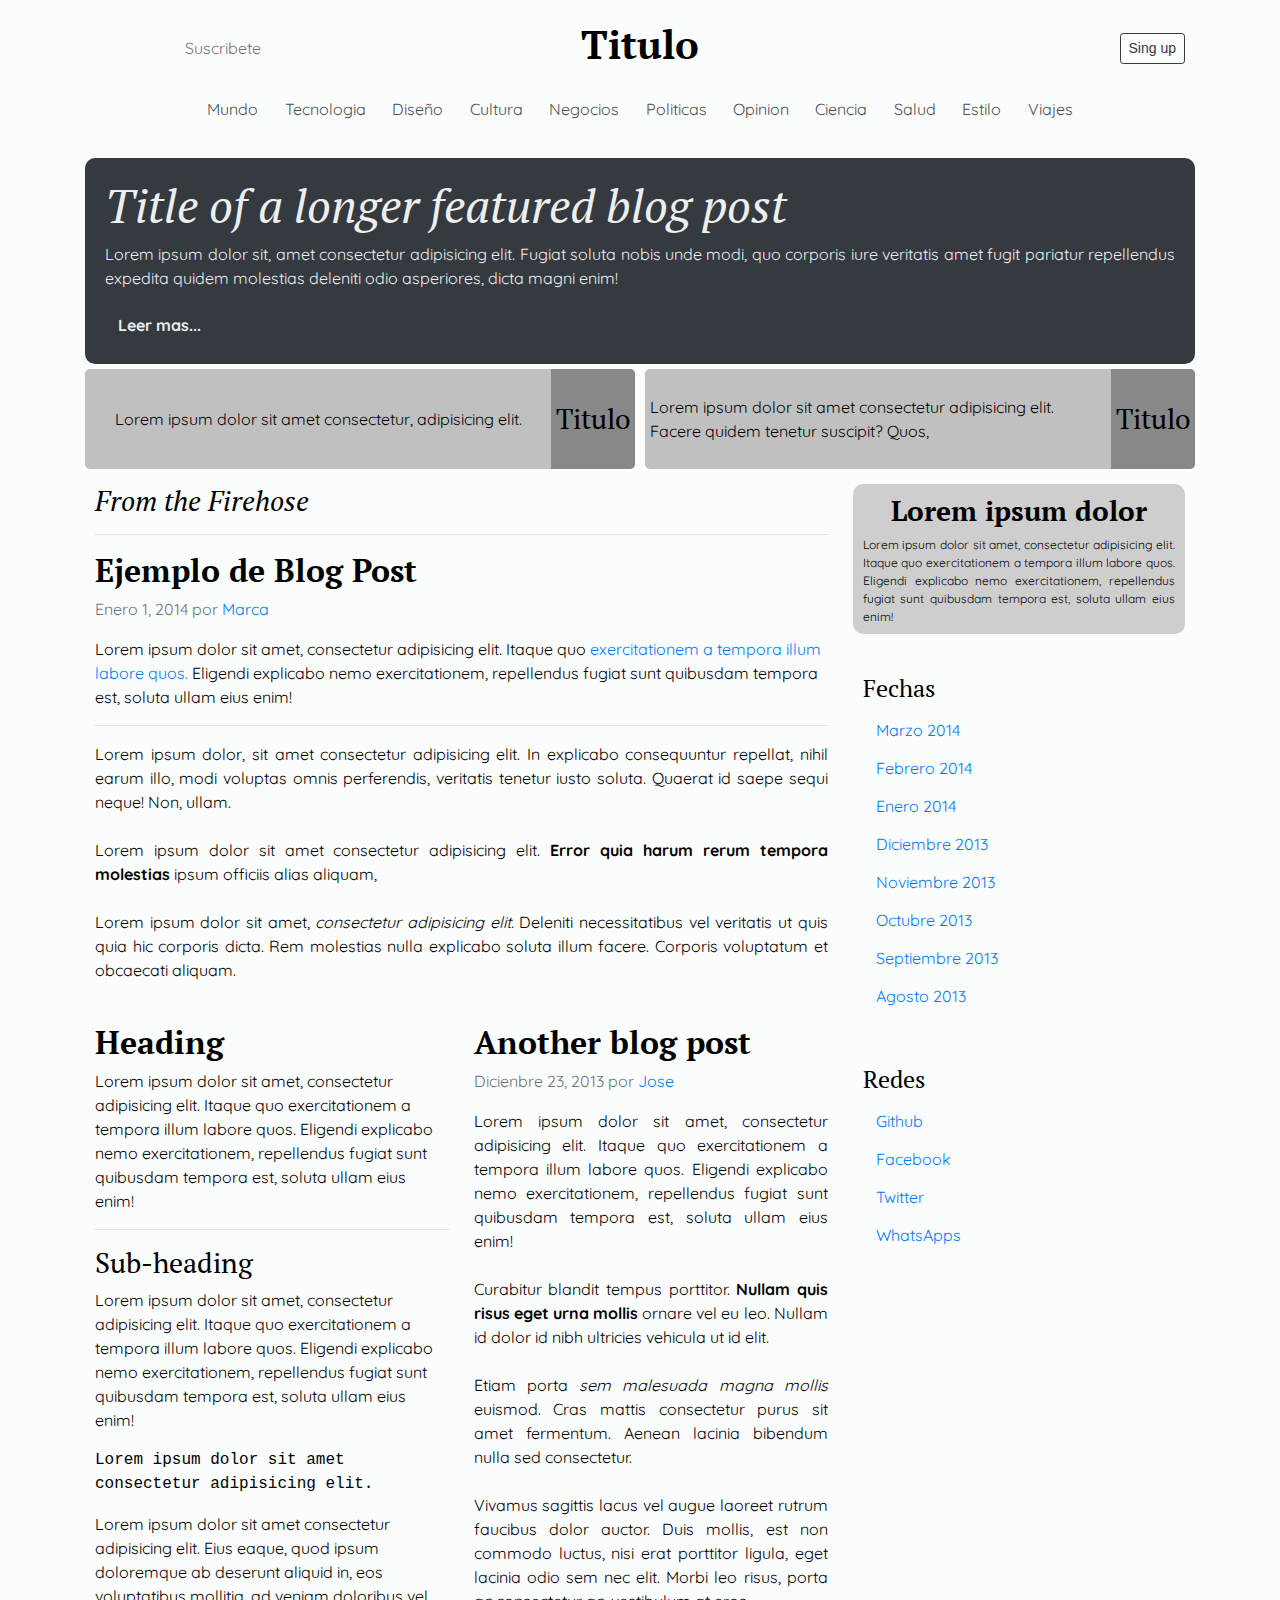
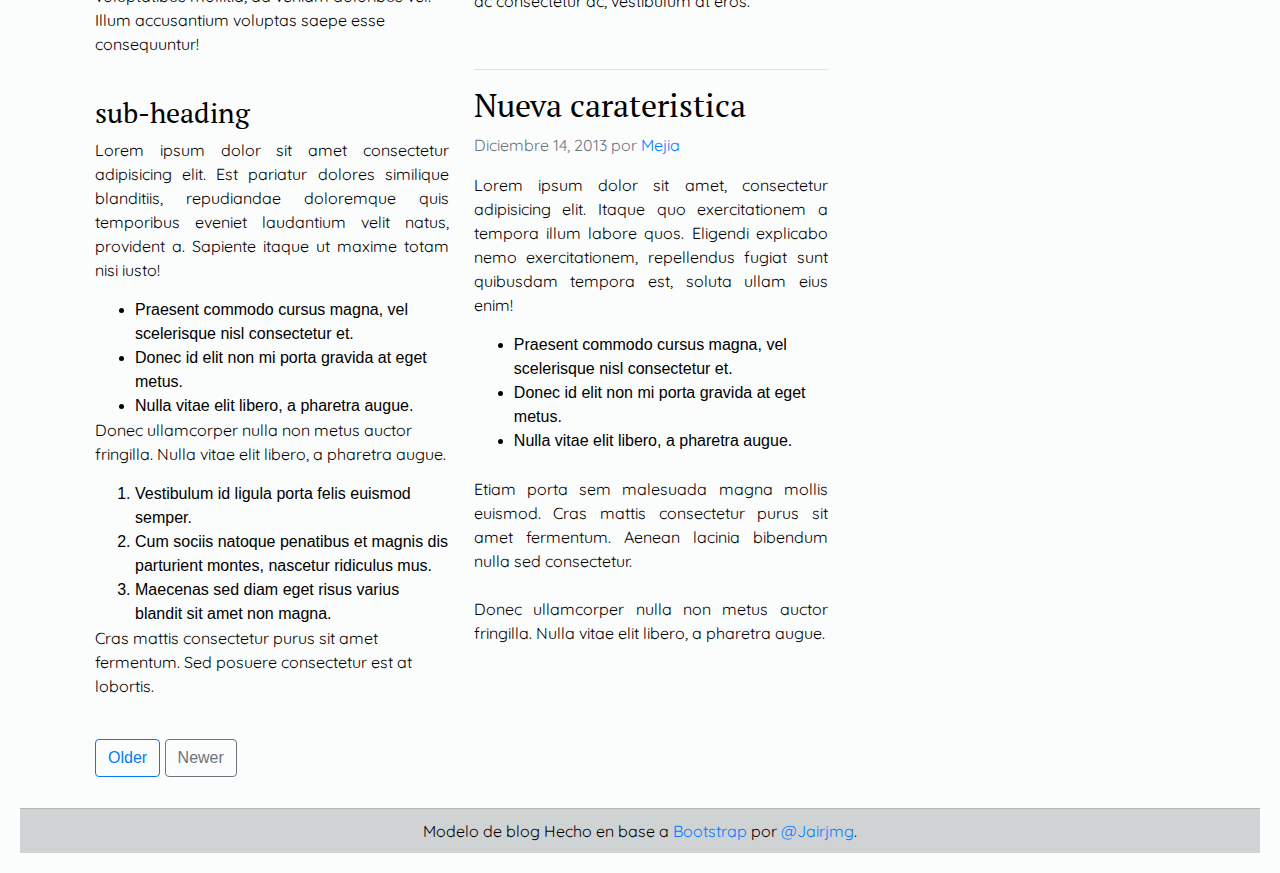
<file: Pagina Web_1/index.html>
<html lang="en">
    <head>
        <meta charset="UTF-8">
        <meta name="viewport" content="width=device-width, initial-scale=1.0">
        <meta http-equiv="X-UA-Compatible" content="ie=edge">
        <title>Document</title>
        <link rel="stylesheet" href="css/Bootstrap/bootstrap.min.css">
        <link href="https://fonts.googleapis.com/css?family=PT+Serif|Quicksand" rel="stylesheet">
        <link rel="stylesheet" href="https://use.fontawesome.com/releases/v5.7.2/css/all.css" integrity="sha384-fnmOCqbTlWIlj8LyTjo7mOUStjsKC4pOpQbqyi7RrhN7udi9RwhKkMHpvLbHG9Sr" crossorigin="anonymous">
        <link rel="stylesheet" href="css/estilos.css">
    </head>
    <body>
        <div class="container contenedor">
            <header class="header">
                <a class="btn btn-link" href="#" target="_blank" rel="noopener noreferrer">Suscribete</a>
                <h1><strong>Titulo</strong></h1>
                <div class="form-group">
                    <a class="fas fa-search btn btn-link btn-sm" href=""></a>
                    <button class="btn btn-outline-dark btn-sm">Sing up</button>
                </div>
            </header>
            <main class="menu">
                <ul>
                    <li><a class="btn btn-link" href="http://" target="_blank" rel="noopener noreferrer">Mundo</a></li>
                    <li><a class="btn btn-link" href="http://" target="_blank" rel="noopener noreferrer">Tecnologia</a></li>
                    <li><a class="btn btn-link" href="http://" target="_blank" rel="noopener noreferrer">Diseño</a></li>
                    <li><a class="btn btn-link" href="http://" target="_blank" rel="noopener noreferrer">Cultura</a></li>
                    <li><a class="btn btn-link" href="http://" target="_blank" rel="noopener noreferrer">Negocios</a></li>
                    <li><a class="btn btn-link" href="http://" target="_blank" rel="noopener noreferrer">Politicas</a></li>
                    <li><a class="btn btn-link" href="http://" target="_blank" rel="noopener noreferrer">Opinion</a></li>
                    <li><a class="btn btn-link" href="http://" target="_blank" rel="noopener noreferrer">Ciencia</a></li>
                    <li><a class="btn btn-link" href="http://" target="_blank" rel="noopener noreferrer">Salud</a></li>
                    <li><a class="btn btn-link" href="http://" target="_blank" rel="noopener noreferrer">Estilo</a></li>
                    <li><a class="btn btn-link" href="http://" target="_blank" rel="noopener noreferrer">Viajes</a></li>
                </ul>
            </main>
            <aside class="aside">
                <h2>
                    <em>
                        Title of a longer featured blog post
                    </em>
                </h2>
                <p>
                    Lorem ipsum dolor sit, amet consectetur adipisicing elit. Fugiat soluta nobis unde modi, quo corporis iure veritatis amet fugit pariatur repellendus expedita quidem molestias deleniti odio asperiores, dicta magni enim!
                </p>
                <a class="btn btn-link" href="#" target="_blank" rel="noopener noreferrer"><strong>Leer mas...</strong></a>
            </aside>
            <div class="seccion_widget">
                <div class="widget_1">
                    <p>
                        Lorem ipsum dolor sit amet consectetur, adipisicing elit.
                    </p>
                    <h3>Titulo</h3>
                </div>
                <div class="widget_2">
                    <p>
                        Lorem ipsum dolor sit amet consectetur adipisicing elit. Facere quidem tenetur suscipit? Quos,
                    </p>
                    <h3>Titulo</h3>
                </div>
            </div>
            <div class="contenido">
                <section class="col1">
                    <h3><em>From the Firehose</em></h3>
                    <hr>
                    <h2><strong>Ejemplo de Blog Post</strong></h2>
                    <p class="text-muted">
                        Enero 1, 2014 por
                        <a href="#" target="_blank" rel="noopener noreferrer">Marca</a>
                    </p>
                    <p>
                        Lorem ipsum dolor sit amet, consectetur adipisicing elit. Itaque quo <a href="#">exercitationem a tempora illum labore quos.</a> Eligendi explicabo nemo exercitationem, repellendus fugiat sunt quibusdam tempora est, soluta ullam eius enim!
                    </p>
                    <hr>
                    <p style="text-align:justify">
                        Lorem ipsum dolor, sit amet consectetur adipisicing elit. In explicabo consequuntur repellat, nihil earum illo, modi voluptas omnis perferendis, veritatis tenetur iusto soluta. Quaerat id saepe sequi neque! Non, ullam.<br><br>
                        Lorem ipsum dolor sit amet consectetur adipisicing elit. <strong>Error quia harum rerum tempora molestias</strong> ipsum officiis alias aliquam,<br><br>
                        Lorem ipsum dolor sit amet, <em>consectetur adipisicing elit.</em> Deleniti necessitatibus vel veritatis ut quis quia hic corporis dicta. Rem molestias nulla explicabo soluta illum facere. Corporis voluptatum et obcaecati aliquam.
                    </p>
                </section>
                <section class="col2">
                    <h2><strong>Heading</strong></h2>
                    <p>
                        Lorem ipsum dolor sit amet, consectetur adipisicing elit. Itaque quo exercitationem a tempora illum labore quos. Eligendi explicabo nemo exercitationem, repellendus fugiat sunt quibusdam tempora est, soluta ullam eius enim!
                    </p>
                    <hr>
                    <h3>Sub-heading</h3>
                    <p>
                        Lorem ipsum dolor sit amet, consectetur adipisicing elit. Itaque quo exercitationem a tempora illum labore quos. Eligendi explicabo nemo exercitationem, repellendus fugiat sunt quibusdam tempora est, soluta ullam eius enim!
                    </p>
                    <p class="text-monospace">
                        Lorem ipsum dolor sit amet consectetur adipisicing elit.
                    </p>
                    <p class="">
                        Lorem ipsum dolor sit amet consectetur adipisicing elit. Eius eaque, quod ipsum doloremque ab deserunt aliquid in, eos voluptatibus mollitia, ad veniam doloribus vel. Illum accusantium voluptas saepe esse consequuntur!
                    </p>
                    <br>
                    <h3>sub-heading</h3>
                    <p style="text-align:justify;">
                        Lorem ipsum dolor sit amet consectetur adipisicing elit. Est pariatur dolores similique blanditiis, repudiandae doloremque quis temporibus eveniet laudantium velit natus, provident a. Sapiente itaque ut maxime totam nisi iusto!
                    </p>
                    <ul class="list-group" style="padding-left: 40px;">
                        <li>Praesent commodo cursus magna, vel scelerisque nisl consectetur et.</li>
                        <li>Donec id elit non mi porta gravida at eget metus.</li>
                        <li>Nulla vitae elit libero, a pharetra augue.</li>
                    </ul>
                    <p>
                        Donec ullamcorper nulla non metus auctor fringilla. Nulla vitae elit libero, a pharetra augue.
                    </p>
                    <ol class="list-group" style="padding-left: 40px;">
                        <li>Vestibulum id ligula porta felis euismod semper.</li>
                        <li>Cum sociis natoque penatibus et magnis dis parturient montes, nascetur ridiculus mus.</li>
                        <li>Maecenas sed diam eget risus varius blandit sit amet non magna.</li>
                    </ol>
                    <p>
                        Cras mattis consectetur purus sit amet fermentum. Sed posuere consectetur est at lobortis.  
                    </p>
                </section>
                <section class="col3">
                        <h2><strong>Another blog post</strong></h2>
                        <p class="text-muted">
                            Dicienbre 23, 2013 por <a href="#">Jose</a>
                        </p>
                        <p style="text-align:justify;">
                            Lorem ipsum dolor sit amet, consectetur adipisicing elit. Itaque quo exercitationem a tempora illum labore quos. Eligendi explicabo nemo exercitationem, repellendus fugiat sunt quibusdam tempora est, soluta ullam eius enim!<br><br>
                            Curabitur blandit tempus porttitor. <strong>Nullam quis risus eget urna mollis</strong> ornare vel eu leo. Nullam id dolor id nibh ultricies vehicula ut id elit.<br><br>
                            Etiam porta <em>sem malesuada magna mollis</em> euismod. Cras mattis consectetur purus sit amet fermentum. Aenean lacinia bibendum nulla sed consectetur.<br><br>
                            Vivamus sagittis lacus vel augue laoreet rutrum faucibus dolor auctor. Duis mollis, est non commodo luctus, nisi erat porttitor ligula, eget lacinia odio sem nec elit. Morbi leo risus, porta ac consectetur ac, vestibulum at eros.
                        </p>
                        <br>
                        <hr>
                        <h2>Nueva carateristica</h2>
                        <p class="text-muted">
                            Diciembre 14, 2013 por <a href="#">Mejia</a>
                        </p>
                        <p style="text-align:justify;">
                            Lorem ipsum dolor sit amet, consectetur adipisicing elit. Itaque quo exercitationem a tempora illum labore quos. Eligendi explicabo nemo exercitationem, repellendus fugiat sunt quibusdam tempora est, soluta ullam eius enim!
                        </p>
                        <ul class="list-group" style="padding-left: 40px;">
                            <li>Praesent commodo cursus magna, vel scelerisque nisl consectetur et.</li>
                            <li>Donec id elit non mi porta gravida at eget metus.</li>
                            <li>Nulla vitae elit libero, a pharetra augue.</li>
                        </ul><br>
                        <p style="text-align:justify;">
                            Etiam porta sem malesuada magna mollis euismod. Cras mattis consectetur purus sit amet fermentum. Aenean lacinia bibendum nulla sed consectetur.<br><br>
                            Donec ullamcorper nulla non metus auctor fringilla. Nulla vitae elit libero, a pharetra augue.
                        </p>
                </section>
                <div class="form-group botones">
                    <button class="btn btn-outline-primary">Older</button>
                    <button class="btn btn-outline-secondary">Newer</button>
                </div>
            </div>
            <aside class="sidebar">
                <section class="section">
                    <h3>
                        <strong>
                            Lorem ipsum dolor
                        </strong>
                    </h3>
                    <p>
                        Lorem ipsum dolor sit amet, consectetur adipisicing elit. Itaque quo exercitationem a tempora illum labore quos. Eligendi explicabo nemo exercitationem, repellendus fugiat sunt quibusdam tempora est, soluta ullam eius enim!
                    </p>
                </section>
                <div class="lista">
                    <h4>Fechas</h4>
                    <ul class="list-group">
                        <li><a class="btn btn-link" href="http://" target="_blank" rel="noopener noreferrer">Marzo 2014</a></li>
                        <li><a class="btn btn-link" href="http://" target="_blank" rel="noopener noreferrer">Febrero 2014</a></li>
                        <li><a class="btn btn-link" href="http://" target="_blank" rel="noopener noreferrer">Enero 2014</a></li>
                        <li><a class="btn btn-link" href="http://" target="_blank" rel="noopener noreferrer">Diciembre 2013</a></li>
                        <li><a class="btn btn-link" href="http://" target="_blank" rel="noopener noreferrer">Noviembre 2013</a></li>
                        <li><a class="btn btn-link" href="http://" target="_blank" rel="noopener noreferrer">Octubre 2013</a></li>
                        <li><a class="btn btn-link" href="http://" target="_blank" rel="noopener noreferrer">Septiembre 2013</a></li>
                        <li><a class="btn btn-link" href="http://" target="_blank" rel="noopener noreferrer">Agosto 2013</a></li>
                    </ul>
                </div>
                <nav class="redes">
                    <h4>Redes</h4>
                    <ul class="list-group">
                        <li><a class="btn btn-link" href="http://" target="_blank" rel="noopener noreferrer">Github</a></li>
                        <li><a class="btn btn-link" href="http://" target="_blank" rel="noopener noreferrer">Facebook</a></li>
                        <li><a class="btn btn-link" href="http://" target="_blank" rel="noopener noreferrer">Twitter</a></li>
                        <li><a class="btn btn-link" href="http://" target="_blank" rel="noopener noreferrer">WhatsApps</a></li>
                    </ul>
                </nav>
            </aside>
        </div>
        <footer class="footer container-fluid">
            <p>
                Modelo de blog Hecho en base a <a href="https://getbootstrap.com/docs/4.3/examples/blog" target="_blank" rel="noopener noreferrer">Bootstrap</a> por <a href="http://" target="_blank" rel="noopener noreferrer">@Jairjmg</a>.
            </p>
        </footer>
        <!--Javascript-->
        <script src="js/Bootstrap_js/bootstrap.min.js"></script>
        <script src="js/jquery.js"></script>
        <script src="js/popper.min.js"></script>
    </body>
</html>
</file>
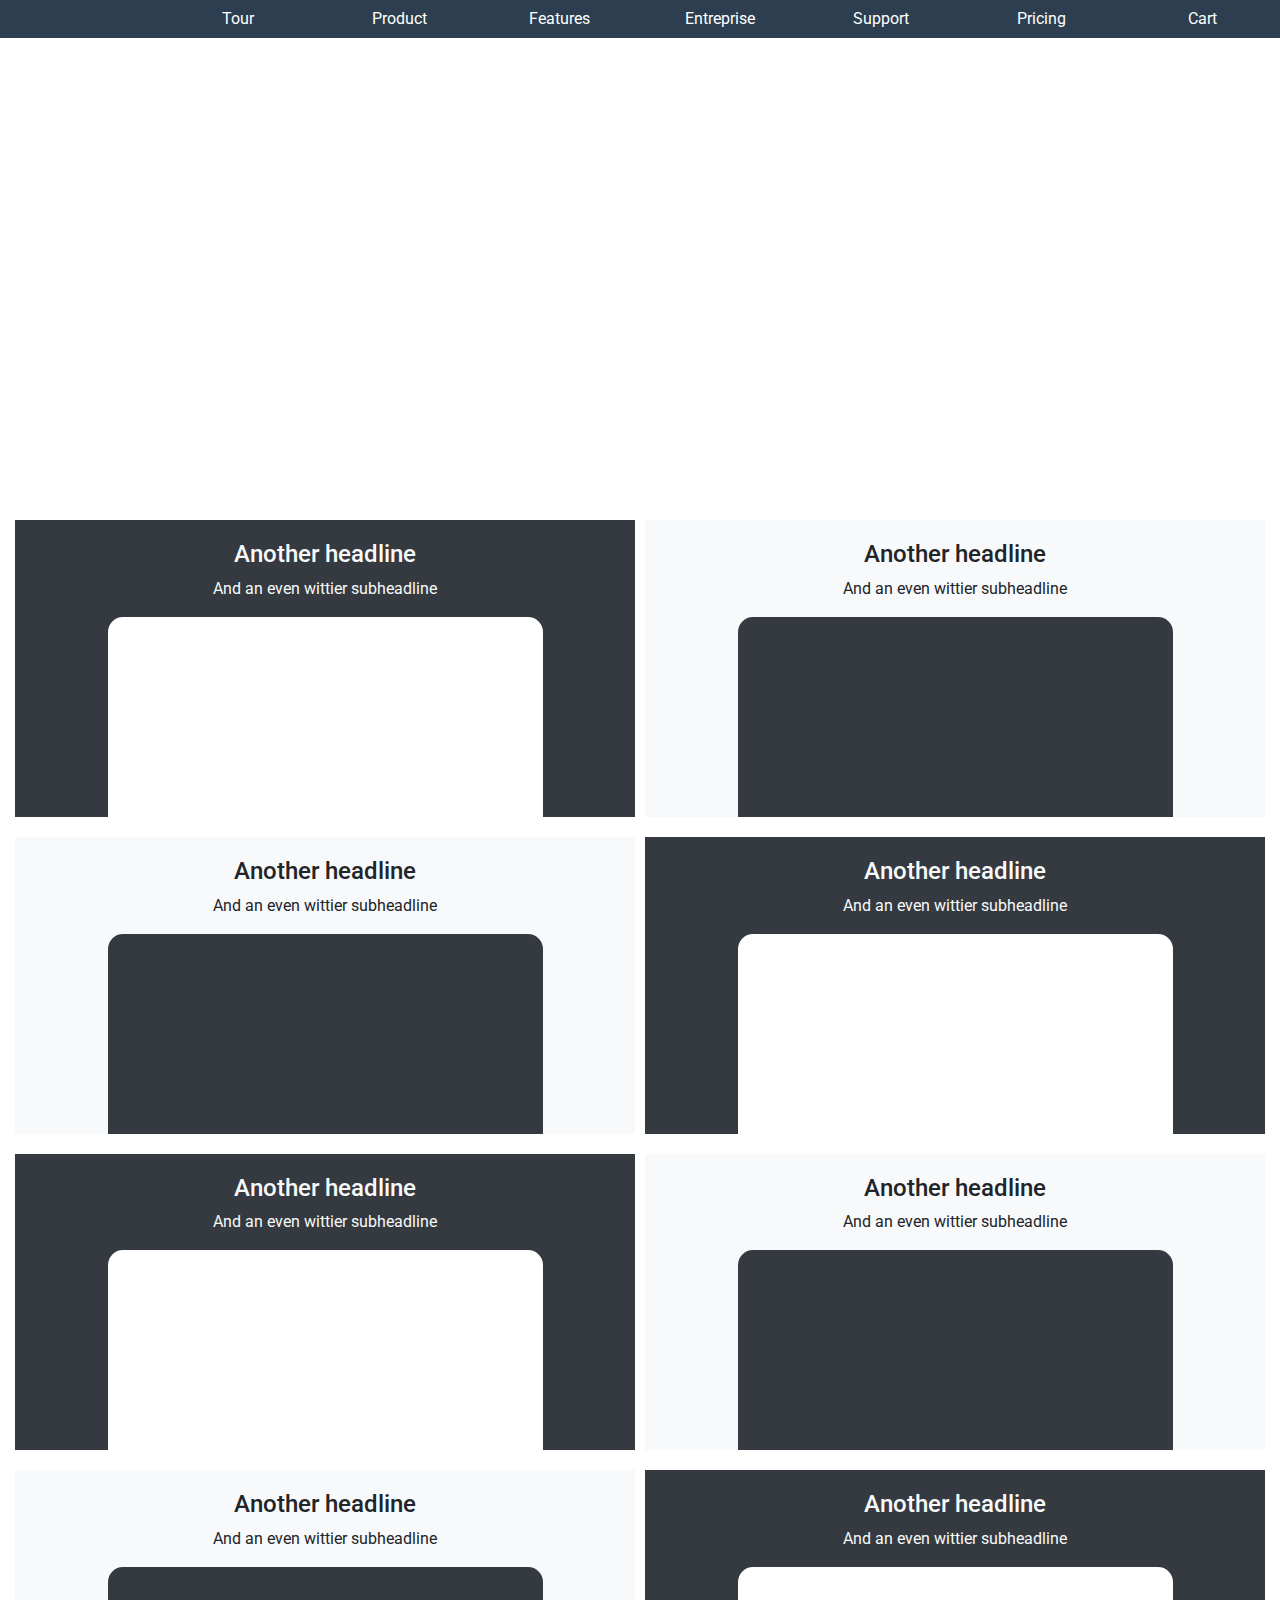
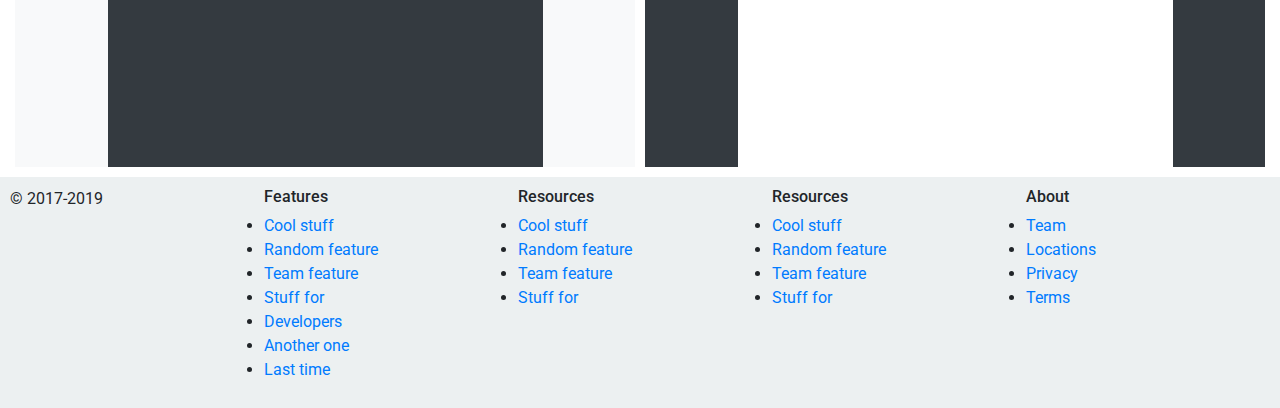
<file: Pagina web_3/index.html>
<html lang="en">
    <head>
        <meta charset="UTF-8">
        <meta name="viewport" content="width=device-width, initial-scale=1.0">
        <meta http-equiv="X-UA-Compatible" content="ie=edge">
        <title>Document</title>
        <link rel="stylesheet" href="css/Bootstrap/bootstrap.min.css">
        <link href="https://fonts.googleapis.com/css?family=Roboto|ZCOOL+XiaoWei" rel="stylesheet">
        <link rel="stylesheet" href="https://use.fontawesome.com/releases/v5.8.1/css/all.css" integrity="sha384-50oBUHEmvpQ+1lW4y57PTFmhCaXp0ML5d60M1M7uH2+nqUivzIebhndOJK28anvf" crossorigin="anonymous">
        <link rel="stylesheet" href="css/estilos.css">
    </head>
    <body>
        <header>
            <nav class="main">
                <i class="fas fa-circle-notch"></i></li>
                <a class="btn btn-link" href="http://" target="_blank" rel="noopener noreferrer">Tour</a>
                <a class="btn btn-link" href="http://" target="_blank" rel="noopener noreferrer">Product</a>
                <a class="btn btn-link" href="http://" target="_blank" rel="noopener noreferrer">Features</a>
                <a class="btn btn-link" href="http://" target="_blank" rel="noopener noreferrer">Entreprise</a>
                <a class="btn btn-link" href="http://" target="_blank" rel="noopener noreferrer">Support</a>
                <a class="btn btn-link" href="http://" target="_blank" rel="noopener noreferrer">Pricing</a>
                <a class="btn btn-link" href="http://" target="_blank" rel="noopener noreferrer">Cart</a>
            </nav>
        </header>
        <div class="container-fluid">
            <div class="contenido">
                <div class="banner"></div>
                <section class="section_1">
                    <article class="articulo1">
                        <h4>Another headline</h4>
                        <p>And an even wittier subheadline</p>
                        <div></div>
                    </article>
                    <article class="articulo2">
                        <h4>Another headline</h4>
                        <p>And an even wittier subheadline</p>
                        <div></div>
                    </article>
                </section>
                <section class="section_2">
                        <article class="articulo1">
                            <h4>Another headline</h4>
                            <p>And an even wittier subheadline</p>
                            <div></div>
                        </article>
                        <article class="articulo2">
                            <h4>Another headline</h4>
                            <p>And an even wittier subheadline</p>
                            <div></div>
                        </article>
                </section>
                <section class="section_3">
                    <article class="articulo1">
                        <h4>Another headline</h4>
                        <p>And an even wittier subheadline</p>
                        <div></div>
                    </article>
                    <article class="articulo2">
                        <h4>Another headline</h4>
                        <p>And an even wittier subheadline</p>
                        <div></div>
                    </article>
                </section>
                <section class="section_4">
                    <article class="articulo1">
                        <h4>Another headline</h4>
                        <p>And an even wittier subheadline</p>
                        <div></div>
                    </article>
                    <article class="articulo2">
                        <h4>Another headline</h4>
                        <p>And an even wittier subheadline</p>
                        <div></div>
                    </article>
                </section>
            </div>
        </div>
        <footer class="footer">
            <section class="art1">
                <i class="fas fa-circle-notch"></i>
                <p>© 2017-2019</p>
            </section>
            <section class="art2">
                <h6>Features</h6>
                <ul>
                    <li><a href="http://" target="_blank" rel="noopener noreferrer">Cool stuff</a></li>
                    <li><a href="http://" target="_blank" rel="noopener noreferrer">Random feature</a></li>
                    <li><a href="http://" target="_blank" rel="noopener noreferrer">Team feature</a></li>
                    <li><a href="http://" target="_blank" rel="noopener noreferrer">Stuff for</a></li>
                    <li><a href="http://" target="_blank" rel="noopener noreferrer">Developers</a></li>
                    <li><a href="http://" target="_blank" rel="noopener noreferrer">Another one</a></li>
                    <li><a href="http://" target="_blank" rel="noopener noreferrer">Last time</a></li>
                </ul>
            </section>
            <section class="art3">
                <h6>Resources</h6>
                <ul>
                    <li><a href="http://" target="_blank" rel="noopener noreferrer">Cool stuff</a></li>
                    <li><a href="http://" target="_blank" rel="noopener noreferrer">Random feature</a></li>
                    <li><a href="http://" target="_blank" rel="noopener noreferrer">Team feature</a></li>
                    <li><a href="http://" target="_blank" rel="noopener noreferrer">Stuff for</a></li>
                </ul>
            </section>
            <section class="art4">
                <h6>Resources</h6>
                <ul>
                    <li><a href="http://" target="_blank" rel="noopener noreferrer">Cool stuff</a></li>
                    <li><a href="http://" target="_blank" rel="noopener noreferrer">Random feature</a></li>
                    <li><a href="http://" target="_blank" rel="noopener noreferrer">Team feature</a></li>
                    <li><a href="http://" target="_blank" rel="noopener noreferrer">Stuff for</a></li>
                </ul>
            </section>
            <section class="art5">
                <h6>About</h6>
                <ul>
                    <li><a href="http://" target="_blank" rel="noopener noreferrer">Team</a></li>
                    <li><a href="http://" target="_blank" rel="noopener noreferrer">Locations</a></li>
                    <li><a href="http://" target="_blank" rel="noopener noreferrer">Privacy</a></li>
                    <li><a href="http://" target="_blank" rel="noopener noreferrer">Terms</a></li>
                </ul>
            </section>
        </footer>
        <!--Javascript-->
        <script src="js/jquery.js"></script>
        <script src="js/popper.min.js"></script>
        <script src="js/Bootstrap_js/bootstrap.min.js"></script>
    </body>
</html>
</file>
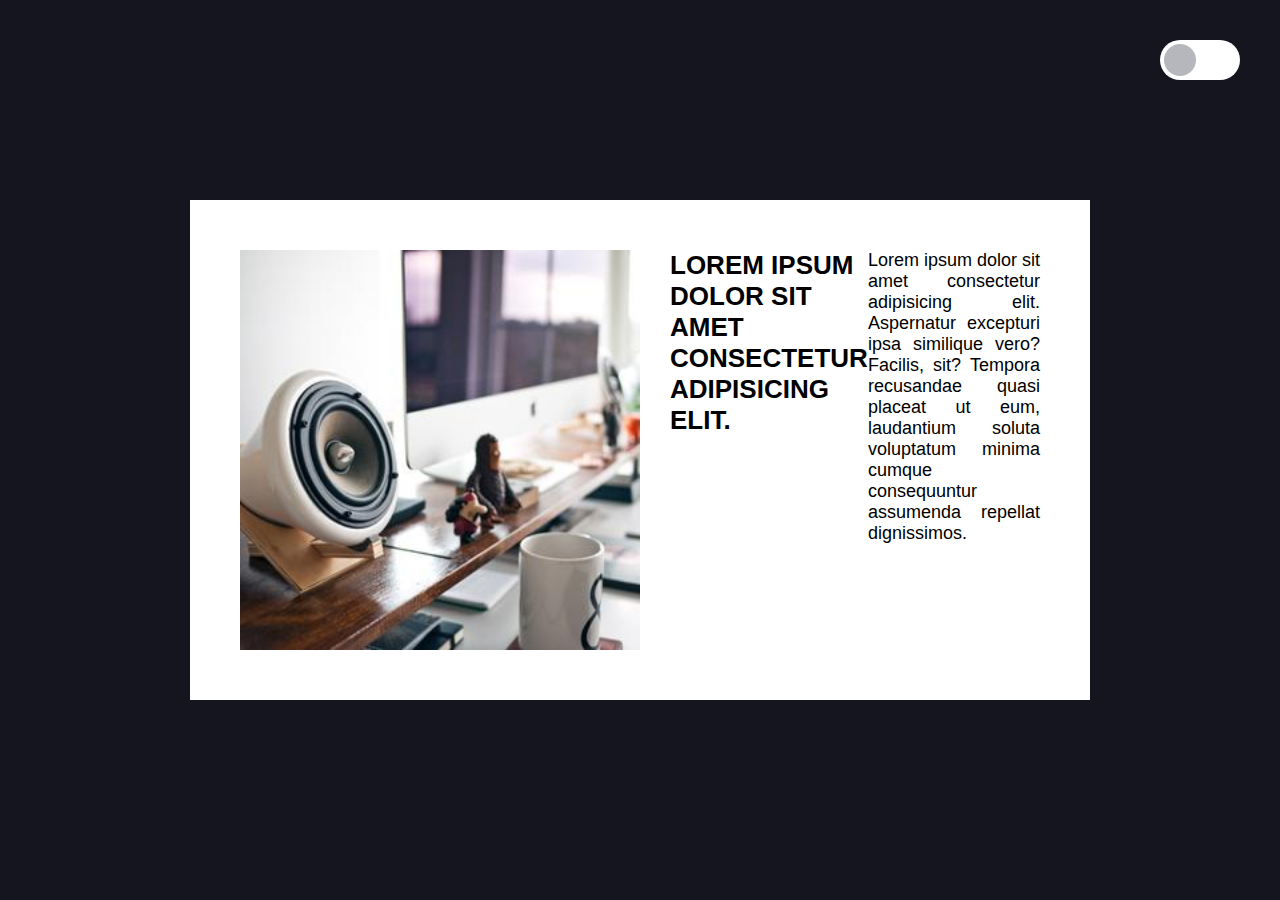
<file: Pagina Web_5/index.html>
<!DOCTYPE html>
<html lang="en">
    <head>
        <meta charset="UTF-8">
        <meta name="viewport" content="width=device-width, initial-scale=1.0">
        <title>Document</title>
        <link rel="stylesheet" href="css/estilos.css">
        <link
            rel="stylesheet"
            href="https://cdnjs.cloudflare.com/ajax/libs/animate.css/4.1.1/animate.min.css"
        />
    </head>
    <body>
        <input type="checkbox" class="checkbox" name="" id="">
        <div class="page-content">
            <img src="img/529-300x300.jpg" alt="">
            <h1 class="animate__zoomInDown">Lorem ipsum dolor sit amet consectetur adipisicing elit.</h1>
            <p>Lorem ipsum dolor sit amet consectetur adipisicing elit. Aspernatur excepturi ipsa similique vero? Facilis, sit? Tempora recusandae quasi placeat ut eum, laudantium soluta voluptatum minima cumque consequuntur assumenda repellat dignissimos.</p>
        </div>
    </body>
</html>
</file>
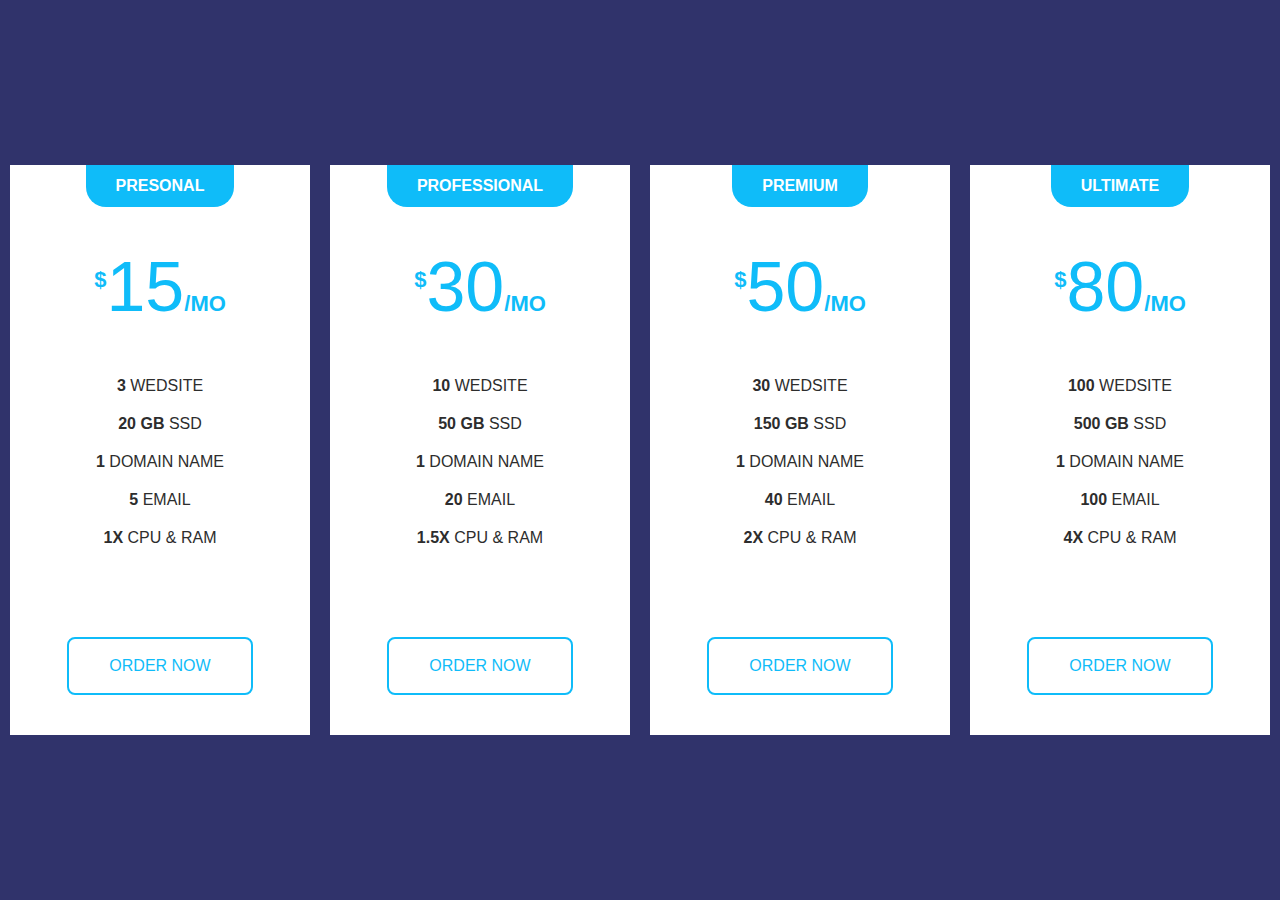
<file: Pagina Web_6/index.html>
<!DOCTYPE html>
<html lang="en">
    <head>
        <meta charset="UTF-8">
        <meta name="viewport" content="width=device-width, initial-scale=1.0">
        <title>Document</title>
        <link rel="stylesheet" href="css/estilos.css">
    </head>
    <body>
        <div class="pricing-table">
            <div class="pricing-card">
                <h3 class="pricing-card-header">presonal</h3>
                <div class="price"><sup>$</sup>15<span>/MO</span></div>
                <ul>
                    <li><strong>3</strong> Wedsite</li>
                    <li><strong>20 GB</strong> SSD</li>
                    <li><strong>1</strong> Domain Name</li>
                    <li><strong>5</strong> Email</li>
                    <li><strong>1x</strong> CPU & RAM</li>
                </ul>
                <a href="" class="order-btn">Order Now</a>
            </div>

            <div class="pricing-card">
                <h3 class="pricing-card-header">Professional</h3>
                <div class="price"><sup>$</sup>30<span>/MO</span></div>
                <ul>
                    <li><strong>10</strong> Wedsite</li>
                    <li><strong>50 GB</strong> SSD</li>
                    <li><strong>1</strong> Domain Name</li>
                    <li><strong>20</strong> Email</li>
                    <li><strong>1.5x</strong> CPU & RAM</li>
                </ul>
                <a href="" class="order-btn">Order Now</a>
            </div>

            <div class="pricing-card">
                <h3 class="pricing-card-header">Premium</h3>
                <div class="price"><sup>$</sup>50<span>/MO</span></div>
                <ul>
                    <li><strong>30</strong> Wedsite</li>
                    <li><strong>150 GB</strong> SSD</li>
                    <li><strong>1</strong> Domain Name</li>
                    <li><strong>40</strong> Email</li>
                    <li><strong>2x</strong> CPU & RAM</li>
                </ul>
                <a href="" class="order-btn">Order Now</a>
            </div>

            <div class="pricing-card">
                <h3 class="pricing-card-header">Ultimate</h3>
                <div class="price"><sup>$</sup>80<span>/MO</span></div>
                <ul>
                    <li><strong>100</strong> Wedsite</li>
                    <li><strong>500 GB</strong> SSD</li>
                    <li><strong>1</strong> Domain Name</li>
                    <li><strong>100</strong> Email</li>
                    <li><strong>4x</strong> CPU & RAM</li>
                </ul>
                <a href="" class="order-btn">Order Now</a>
            </div>
        </div>
    </body>
</html>
</file>
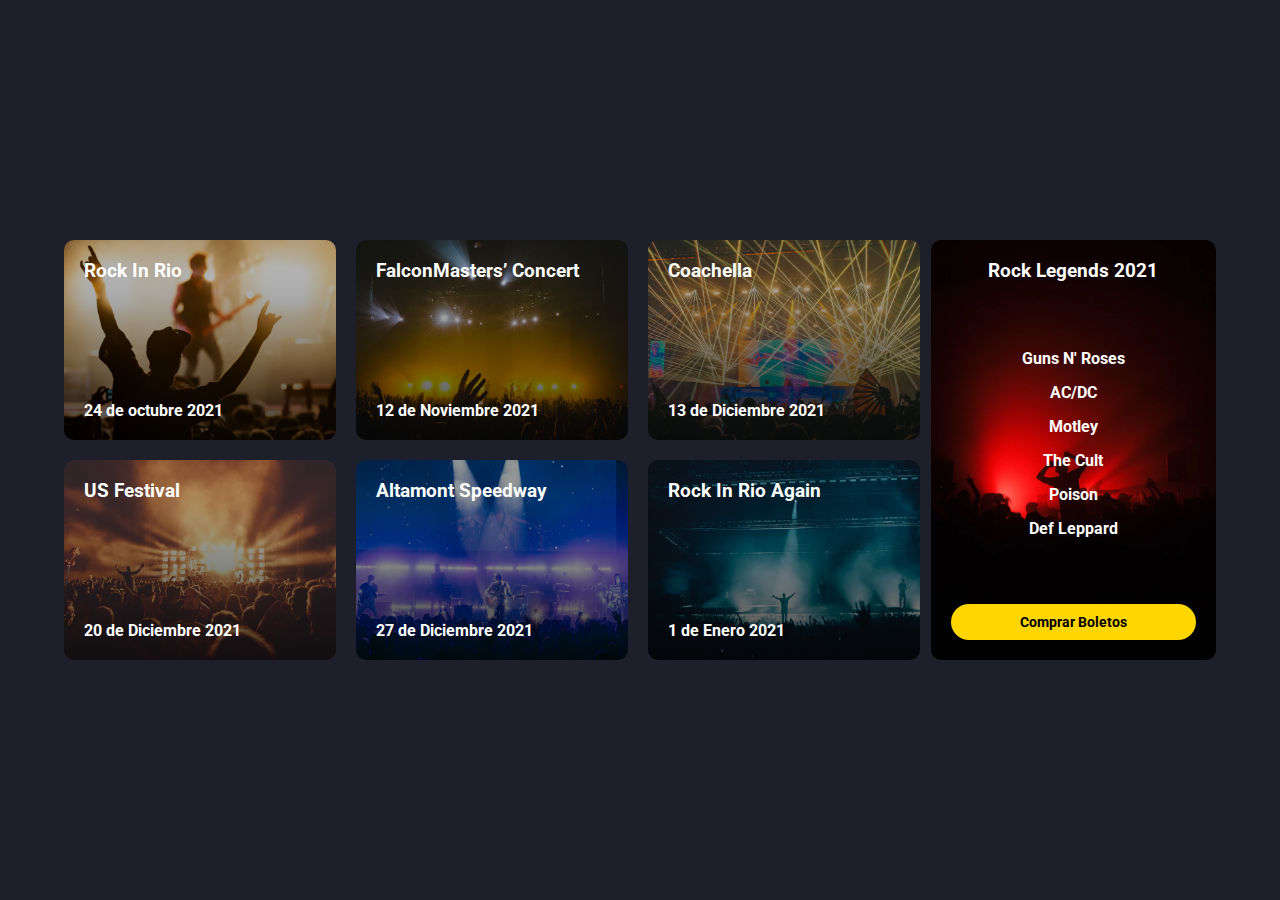
<file: Pagina Web_9/index.html>
<!DOCTYPE html>
<html lang="en">
    <head>
        <meta charset="UTF-8">
        <meta http-equiv="X-UA-Compatible" content="IE=edge">
        <meta name="viewport" content="width=device-width, initial-scale=1.0">
        <link rel="preconnect" href="https://fonts.googleapis.com">
	<link rel="preconnect" href="https://fonts.gstatic.com" crossorigin>
	<link href="https://fonts.googleapis.com/css2?family=Roboto:wght@400;700&display=swap" rel="stylesheet"> 
        <title>Flexbox vs CSS Grid</title>
        <link rel="stylesheet" href="css/estilos.css">
    </head>
    <body>
        <div class="contenedor">
            <div class="contenedor-conciertos">
                
                <div class="card" style="background-image: url('./img/1.jpg');">
                    <div class="texto">
                        <h3>Rock In Rio</h3>
                        <p>24 de octubre 2021</p>
                    </div>
                </div>

                <div class="card" style="background-image: url('./img/2.jpg');">
                    <div class="texto">
                        <h3>FalconMasters’ Concert</h3>
					    <p>12 de Noviembre 2021</p>
                    </div>
                </div>

                <div class="card" style="background-image: url('./img/3.jpg');">
                    <div class="texto">
                        <h3>Coachella</h3>
					    <p>13 de Diciembre 2021</p>
                    </div>
                </div>

                <div class="card" style="background-image: url('./img/4.jpg');">
                    <div class="texto">
                        <h3>US Festival</h3>
					    <p>20 de Diciembre 2021</p>
                    </div>
                </div>

                <div class="card" style="background-image: url('./img/5.jpg');">
                    <div class="texto">
                        <h3>Altamont Speedway</h3>
					    <p>27 de Diciembre 2021</p>
                    </div>
                </div>

                <div class="card" style="background-image: url('./img/6.jpg');">
                    <div class="texto">
                        <h3>Rock In Rio Again</h3>
					    <p>1 de Enero 2021</p>
                    </div>
                </div>
                
            </div>

            <div class="banner" style="background-image: url('./img/banner.jpg');">
                <h3>Rock Legends 2021</h3>
                <ul>
                    <li>Guns N' Roses</li>
                    <li>AC/DC</li>
                    <li>Motley</li>
                    <li>The Cult</li>
                    <li>Poison</li>
                    <li>Def Leppard</li>
                </ul>
                <button class="boton">Comprar Boletos</button>
            </div>
        </div>
    </body>
</html>
</file>
<file: Pagina Web_1/css/estilos.css>
/* font
font-family: 'PT Serif', serif;
font-family: 'Quicksand', sans-serif;
*/

/* color
#eeeeee
#000000
#2b2a2a
#757575
#c0c0c0
#adadad
#888888
#4e4e4e
*/
* {
    margin: 0;
    padding: 0;
}

h1, h2, h3, h4, h5, h6 {
    font-family: 'PT Serif', serif;
}

a, p {
    font-family: 'Quicksand', sans-serif;
}

body {
    padding: 20px;
    background: #FBFCFC;
    color: #000000;
}

.contenedor {
    display: grid;
    grid-gap: 5px;
    grid-template-columns: repeat(3, auto);
    grid-template-rows: repeat(6, auto);
    grid-template-areas: "header            header          header"
                         "main              main            main"
                         "aside             aside           aside"
                         "seccion_widget    seccion_widget  seccion_widget"
                         "contenido         contenido       sidebar"
                         "footer            footer          footer"
}

.header {
    display: grid;
    grid-gap: 5px;
    grid-area: header;
    grid-template-columns: 1fr 2fr 1fr;
}

.header > a,
.header > h1 {
    display: flex;
    text-align: center;
    align-items: center;
    justify-content: center;
}

.header > .form-group {
    padding-right: 10px;
    height: 100%;
    display: flex;
    align-items: center;
    justify-content: end;

}

.header .form-group > a {
    margin-right: 10px;
}

.header a {
    color: #757575;
}

.header a:hover {
    text-decoration: none;
}

.menu {
    padding: 5px;
    grid-area: main;
    list-style: none;
    display: flex;
    text-align: center;
    align-items: center;
    justify-content: center;
}

.menu li {
    display: inline-block;
}

.menu li a {
    padding: 10px 10px;
    display: inline-block;
    color: #4e4e4e;
}

.menu li a:hover {
    color: #4e4e4e;
}

.aside {
    padding: 20px;
    background: #343a40;
    grid-area: aside;
    border-radius: 10px;
}

.aside > p,
.aside > a {
    color: #eeeeee;
    text-align: justify;
}

.aside > h2 {
    color: #eeeeee;
    font-size: 35pt;
}

.aside a:hover {
    color: #eeeeee;
}

.seccion_widget {
    display: grid;
    grid-gap: 10px;
    grid-area: seccion_widget;
    grid-template-columns: repeat(2, 1fr);
}

.widget_1,
.widget_2 {
    min-height: 100px;
    text-align: right;
    border-radius: 5px;
}

.widget_1 {
    background: #c0c0c0;
    display: grid;
    grid-template-columns: repeat(2,auto);
    display: flex;
    align-items: auto;
    justify-content: start;
}

.widget_1:hover {
    background: #adadad;
}

.widget_1 > h3 {
    height: 100%;
    padding: 5px;
    background: #888888;
    display: flex;
    align-items: center;
    justify-content: center;
    text-align: center;
    border-top-right-radius: 5px;
    border-bottom-right-radius: 5px;
}

.widget_1 > h3:hover {
    background: #4e4e4e;
    color: #eeeeee;
}

.widget_1 > p {
    height: 100%;
    width: 100%;
    padding: 5px;
    display: flex;
    align-items: center;
    justify-content: center;
    text-align: left;
}

.widget_2 {
    background: #c0c0c0;
    display: grid;
    grid-template-columns: repeat(2,auto);
    display: flex;
    align-items: auto;
    justify-content: start;
}

.widget_2:hover {
    background: #adadad;
}

.widget_2 > h3 {
    height: 100%;
    padding: 5px;
    background: #888888;
    display: flex;
    align-items: center;
    justify-content: center;
    text-align: center;
    border-top-right-radius: 5px;
    border-bottom-right-radius: 5px;
}

.widget_2 > h3:hover {
    background: #4e4e4e;
    color: #eeeeee;
}

.widget_2 > p {
    height: 100%;
    width: 100%;
    padding: 5px;
    display: flex;
    align-items: center;
    justify-content: center;
    text-align: left;
}

.contenido {
    display: grid;
    grid-gap: 5px;
    grid-area: contenido;
    grid-template-columns: repeat(2,1fr);
    grid-template-areas: "col1      col1"
                         "col2      col3"
                         "botones   botones" 
}

.contenido > section {
    padding: 10px;
}

.col1 {
    grid-area: col1;
}

.col2 {
    grid-area: col2;
}

.col3 {
    grid-area: col3;
}

.botones {
    padding: 10px;
    grid-gap: botones;
}

.sidebar {
    /*display: grid;
    grid-gap: 10px;
    grid-template-rows: 1fr;*/
    padding: 10px;
}

.sidebar > section {
    min-height: 100px;
    max-height: 150px;
    min-width: 100px;
    margin-bottom: 30px;
    padding: 10px;
    background: #cecece;
    border-radius: 10px;
    text-align: justify;
}

.sidebar section h3 {
    text-align: center;
}

.sidebar section > p {
    text-align: justify;
    font-size: 9pt;
}

.sidebar ul {
    margin-bottom: 30px;
    list-style-type: none;
}

.sidebar .lista,
.sidebar .redes {
    padding: 10px;
}

.footer {
    padding: 10px;
    background: #D0D3D4;
    grid-area: footer;
    text-align: center;
    border-top: 1px solid #B3B6B7;
}

.footer > p {
    margin: 0;
}

/*.contenedor header,
.contenedor main,
.contenedor aside,
.contenedor section,
.contenedor nav,
.contenedor footer,
.contenedor div {
    border: 1px solid #000000;
}*/

@media screen and (max-width: 768px) {
    .contenedor {
        grid-template-columns: 1fr;
        grid-template-rows: repeat(7, auto);
        grid-template-areas: "header"
                             "main"
                             "aside"
                             "seccion_widget"
                             "contenido"
                             "sidebar"
                             "footer"
    }

    .header .form-group {
        padding-right: 0px;
        align-items: center;
        justify-content: center;
    }

    .seccion_widget {
        grid-template-columns: 1fr;
        grid-template-rows: repeat(2, 1fr);
    }

    .contenido {
        grid-template-columns: 1fr;
        grid-template-areas: "col1"
                             "col2"
                             "col3"
                             "botones"
    }

    .sidebar {
        display: grid;
        grid-gap: 10px;
        grid-template-columns: repeat(2, 1fr);
        grid-template-rows: repeat(2, auto);
        grid-template-areas: "lista     redes"
                             "seccion   seccion"
    }

    .sidebar section > p {
        text-align: justify;
        font-size: auto;
    }

    .sidebar > section {
        grid-area: seccion;
        margin-bottom: 0px;
    }

    .sidebar > div {
        grid-area: lista;
    }

    .sidebar ul {
        margin-bottom: 0px;
    }

    .sidebar > nav {
        grid-area: redes;
    }

    .sidebar .redes {
        text-align: right;
    }
}
</file>
<file: Pagina web_3/css/estilos.css>
* {
    margin: 0%;
    padding: 0%;
}

.main {
    width: 100%;
    background: #2c3e50;
    display: grid;
    grid-gap: 5px;
    grid-template-columns: repeat(8, 1fr);
    position: fixed;
    top: 0;
    left: 0;
}

.main a,
.main i {
    color: #ffffff;
}

.main i {
    cursor: pointer;
    display: flex;
    align-items: center;
    justify-content: center;
}

.main a:hover {
    text-decoration: none;
    color: #ffffff;
}

.contenido {
    margin-bottom: 10px;
    display: grid;
    grid-gap: 20px;
    grid-template-columns: repeat(2, 1fr);
    grid-template-rows: repeat(5, auto);
    grid-template-areas: "banner    banner"
                         "section1  section1"
                         "section2  section2"
                         "section3  section3"
                         "section4  section4"
}

.banner {
    height: 500px;
    grid-area: banner;
}

.section_1,
.section_2,
.section_3,
.section_4 {
    display: grid;
    grid-gap: 10px;
    grid-template-columns: 1fr 1fr;
}

/*seccion 1*/

.section_1 {
    grid-area: section1;
}

.section_1 .articulo1 {
    padding: 20px 20px 0 20px;
    text-align: center;
    color: #f8f9fa;
    background: #343a40!important;
}

.section_1 .articulo2 {
    padding: 20px 20px 0 20px;
    text-align: center;
    background: #f8f9fa!important;
}

.section_1 .articulo2 > div {
    background: #343a40!important;
}

/*secion 2*/

.section_2 {
    grid-area: section2;
}

.section_2 .articulo1 {
    padding: 20px 20px 0 20px;
    text-align: center;
    background: #f8f9fa!important;
}

.section_2 .articulo1 > div {
    background: #343a40!important;
}

.section_2 .articulo2 {
    padding: 20px 20px 0 20px;
    text-align: center;
    color: #f8f9fa;
    background: #343a40!important;
}

/*seccion 3*/

.section_3 {
    grid-area: section3;
}

.section_3 .articulo1 {
    padding: 20px 20px 0 20px;
    text-align: center;
    color: #f8f9fa;
    background: #343a40!important;
}

.section_3 .articulo2 {
    padding: 20px 20px 0 20px;
    text-align: center;
    background: #f8f9fa!important;
}

.section_3 .articulo2 > div {
    background: #343a40!important;
}

/*seccion 4*/

.section_4 {
    grid-area: section4;
}

.section_4 .articulo1 {
    padding: 20px 20px 0 20px;
    text-align: center;
    background: #f8f9fa!important;
}

.section_4 .articulo1 > div {
    background: #343a40!important;
}

.section_4 .articulo2 {
    padding: 20px 20px 0 20px;
    text-align: center;
    color: #f8f9fa;
    background: #343a40!important;
}

.section_1 .articulo1 > div,
.section_1 .articulo2 > div,
.section_2 .articulo1 > div,
.section_2 .articulo2 > div,
.section_3 .articulo1 > div,
.section_3 .articulo2 > div,
.section_4 .articulo1 > div,
.section_4 .articulo2 > div {
    height: 200px;
    width: 75%;
    margin: auto;
    background: #ffffff;
    border-radius: 15px 15px 0 0;
}

.footer {
    padding: 10px;
    background: #ecf0f1;
    display: grid;
    grid-gap: 10px;
    grid-template-columns: repeat(5, 1fr)
}

.footer .art2 ul {
    text-decoration: none;
}
</file>
<file: Pagina Web_5/css/estilos.css>
:root {
    --font-primary: 'Open Sans', Sans-serif;
    --Background: #14151f;
    --color: #fff;
    --color-secondary: #3498db;
    --color-check: #b6b6bd;
}

* {
    margin: 0;
    padding: 0;
}

body {
    font-family: var(--font-primary);
    background: var(--Background);
    min-height: 100vh;
    display: flex;
    align-items: center;
    justify-content: center;
}

.checkbox {
    position: fixed;
    top: 40px;
    right: 40px;
    -webkit-appearance: none;
    width: 80px;
    height: 40px;
    background-color: var(--color);
    border-radius: 20px;
    cursor: pointer;
    outline: none;
}

.checkbox:checked {
    background-color: var(--color-secondary);
}

.checkbox::before {
    content: "";
    position: absolute;
    width: 32px;
    height: 32px;
    background-color: var(--color-check);
    border-radius: 20px;
    top: 4px;
    left: 4px;
    transition: .3s linear;
}

.checkbox:checked::before {
    left: 44px;
    background-color: var(--color);
}

.page-content {
    width: 800px;
    background-color: var(--color);
    padding: 50px;
    display: flex;
}

.page-content img {
    height: 400px;
    margin-right: 30px;
}

.page-content h1 {
    margin-top: 0;
    font-size: 26px;
    text-transform: uppercase;
    
}

.page-content p {
    font-size: 18px;
    text-align: justify;
}

.checkbox:checked + .page-content {
    filter: brightness(20%);
}
</file>
<file: Pagina Web_6/css/estilos.css>
:root {
    --font-primary: "Open Sans", Sans-serif;
    --background-1: #30336b;
    --background-2: #0fbcf9;
    --background-3: #fff;
    --color-font-1: #fff;
    --color-font-2: #2d2d2d;
    --color-font-3: #0fbcf9;
}

* {
    margin: 0;
    padding: 0;
    box-sizing: border-box;
    font-family: var(--font-primary);
    text-decoration: none;
    list-style: none;
}

body {
    background-color: var(--background-1);
    min-height: 100vh;
    display: flex;
    align-items: center;
}

.pricing-table {
    display: flex;
    flex-wrap: wrap;
    justify-content: space-around;
    width: min(1600px, 100%);
    margin: auto;
}

.pricing-card {
    flex: 1;
    max-width: 360px;
    background-color: var(--background-3);
    margin: 20px 10px;
    text-align: center;
    cursor: pointer;
    overflow: hidden;
    color: var(--color-font-2);
    transition: .3 linear;
}

.pricing-card-header {
    background-color: var(--background-2);
    display: inline-block;
    color: var(--color-font-1);
    padding: 12px 30px;
    border-radius:  0 0 20px 20px;
    font-size: 16px;
    text-transform: uppercase;
    font-weight: 600;
    transition: .4s linear;
}

.pricing-card:hover .pricing-card-header {
    box-shadow: 0 0 0 26em var(--background-2);    
}

.price {
    font-size: 70px;
    color: var(--color-font-3);
    margin: 40px 0;
    transition: .2s linear;
}

.price sup,
.price span {
    font-size: 22px;
    font-weight: 700;
}

.pricing-card:hover,
.pricing-card:hover .price {
    color: var(--color-font-1);
}

.pricing-card li {
    font-size: 16px;
    padding: 10px 0;
    text-transform: uppercase;
}

.order-btn {
    display: inline-block;
    margin-bottom: 40px;
    margin-top: 80px;
    border: 2px solid var(--background-2);
    color: var(--color-font-3);
    padding: 18px 40px;
    border-radius: 8px;
    text-transform: uppercase;
    font-weight: 500;
    transition: .3s linear;
}

.order-btn:hover {
    background-color: var(--background-2);
    color: var(--color-font-1);
}

@media screen and (max-width: 1100px) {
    .pricing-card{
        flex: 50%;
    }
}
</file>
<file: Pagina Web_9/css/estilos.css>
* {
    padding: 0;
    margin: 0;
    box-sizing: border-box;
}

body {
    background: #1d202b;
    color: #fff;
    font-family: 'Roboto', sans-serif;
    min-height: 100vh;
    display: flex;
    align-items: center;
}

.contenedor {
    width: 90%;
    max-width: 1200px;
    margin: auto;
    padding: 40px 0;

    /* Grid */
    display: grid;
    grid-template-columns: 3fr 1fr;
    gap: 10px;
    
    /* Flexbox */
    /* display: flex;
    gap: 20px; */
}

.titulo {
    font-size: 24px;
    padding: 20px 0;
}

.contenedor-conciertos {
    /* Grid */
    display: grid;
    grid-template-columns: repeat(3, 1fr);
    gap: 20px;

    /* Flexbox */
    /* width: 70%;
    display: flex;
    flex-wrap: wrap;
    gap: 20px; */
}

.card {
    border-radius: 10px;
    min-height: 200px;
    font-weight: bold;
    padding: 20px;
    position: relative;
    overflow: hidden;
    background-size: cover;
    background-position: center center;

    /* Flexbox */
    /* width: calc(33.33% - 20px); */
}

.card .texto {
    height: 100%;

    /* Grid */
    /* display: grid;
    grid-template-rows: 1fr auto; */

    /* Flexbox */
    display: flex;
    flex-direction: column;
    justify-content: space-between;
}

.banner {
    border-radius: 10px;
    text-align: center;
    padding: 20px;
    background-size: cover;
    background-position: center center;

    /* Grid */
    /* display: grid;
    grid-template-rows: repeat(3, auto);
    align-items: center; */

    /* Flexbox */
    /* width: 30%; */
    display: flex;
    flex-direction: column;
    justify-content: space-between;
}

.banner ul {
    list-style: none;
}

.banner ul li {
    margin: 15px;
    font-weight: bold;
}

.banner .boton {
    background: #ffd600;
    display: block;
    width: 100%;
    font-weight: bold;
    font-size: 14px;
    text-align: center;
    padding: 10px;
    border: none;
    border-radius: 100px;
    font-family: 'Roboto', sans-serif;
    cursor: pointer;
}

@media screen and (max-width: 900px) {
    .contenedor {
        /* Grid */
        display: grid;
        grid-template-columns: 2fr 1fr;
        gap: 10px;
    }

    .contenedor-conciertos {
        /* Grid */
        display: grid;
        grid-template-columns: repeat(2, 1fr);
        gap: 20px;
    }
}

@media screen and (max-width: 700px) {
    .contenedor {
        /* Grid */
        display: grid;
        grid-template-columns: 1fr 1fr;
        gap: 10px;
    }

    .contenedor-conciertos {
        /* Grid */
        display: grid;
        grid-template-columns: 1fr;
        gap: 20px;
    }

    .banner {   
        /* Flexbox */
        display: flex;
        flex-direction: column;
        justify-content: center;
        gap: 10px;
    }
}

@media screen and (max-width: 600px) {
    .contenedor {
        /* Grid */
        display: grid;
        grid-template-columns: 1fr;
        gap: 10px;
    }
}
</file>
